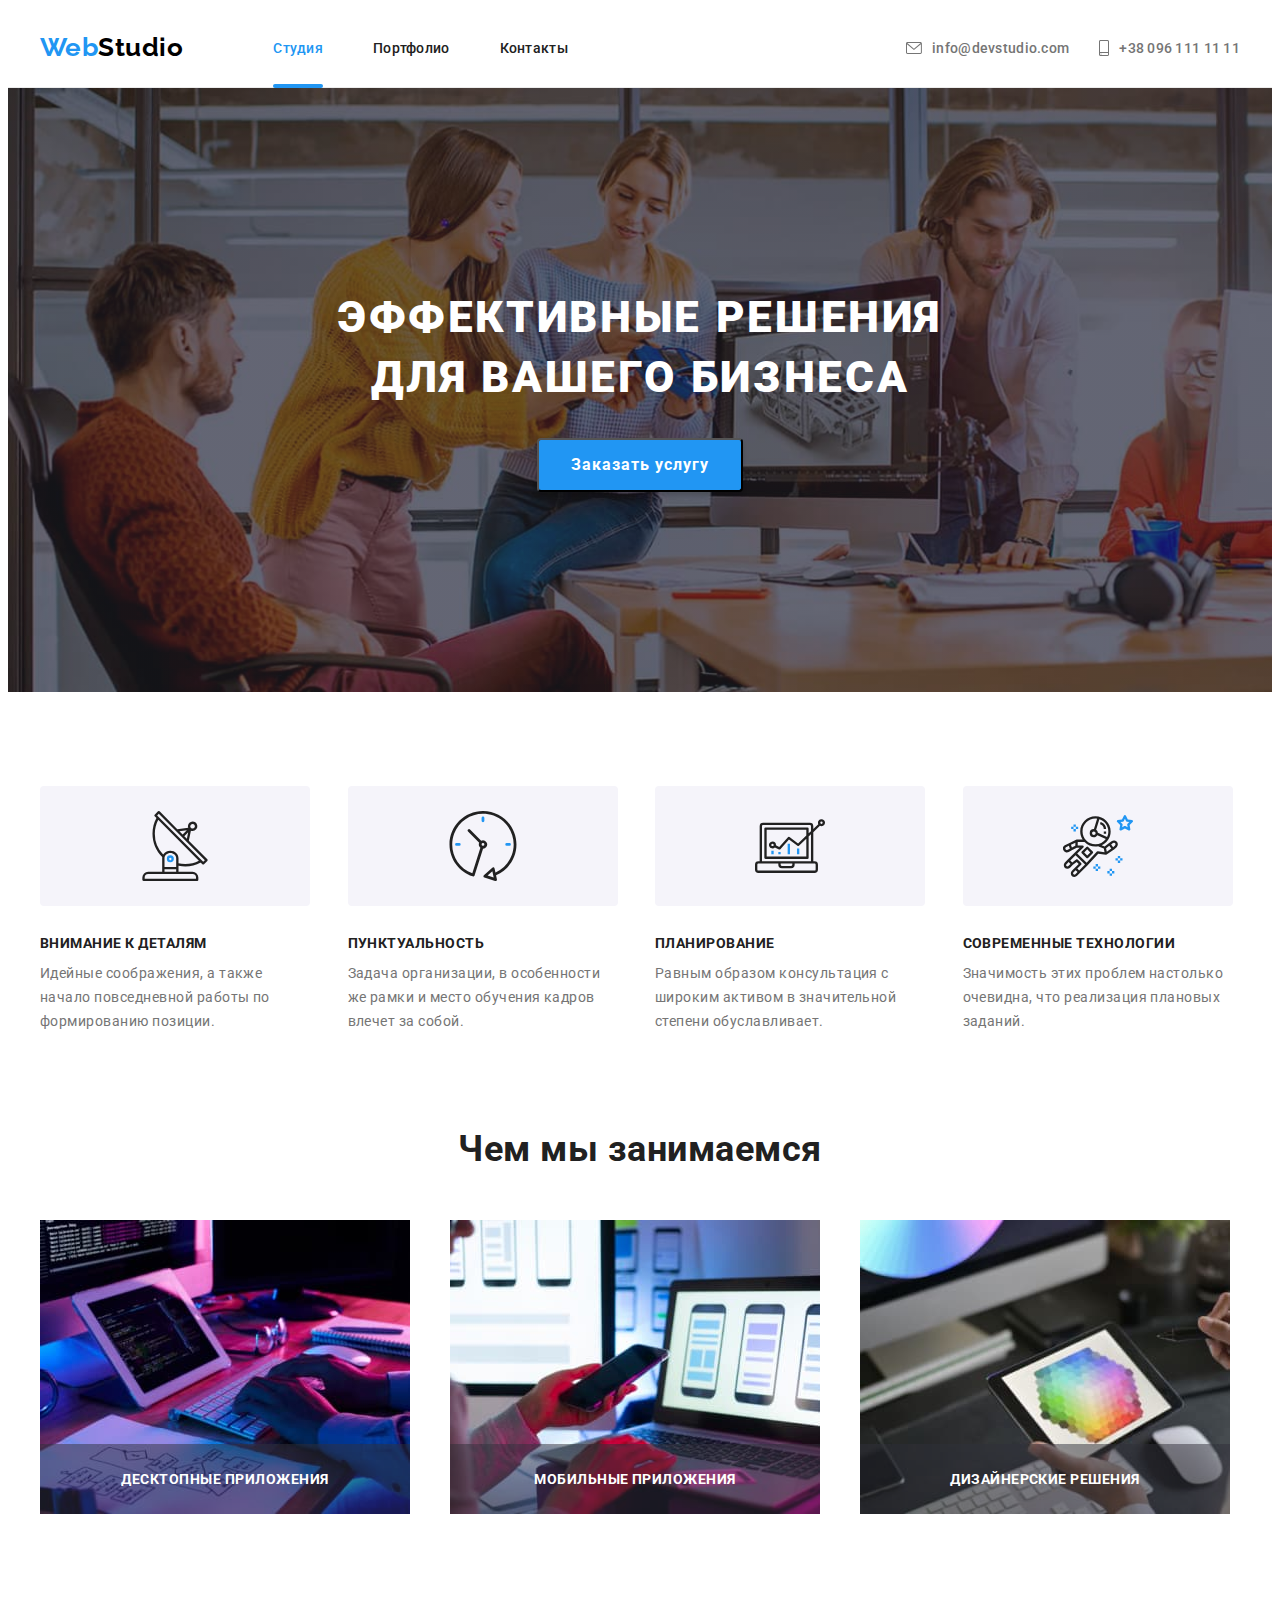
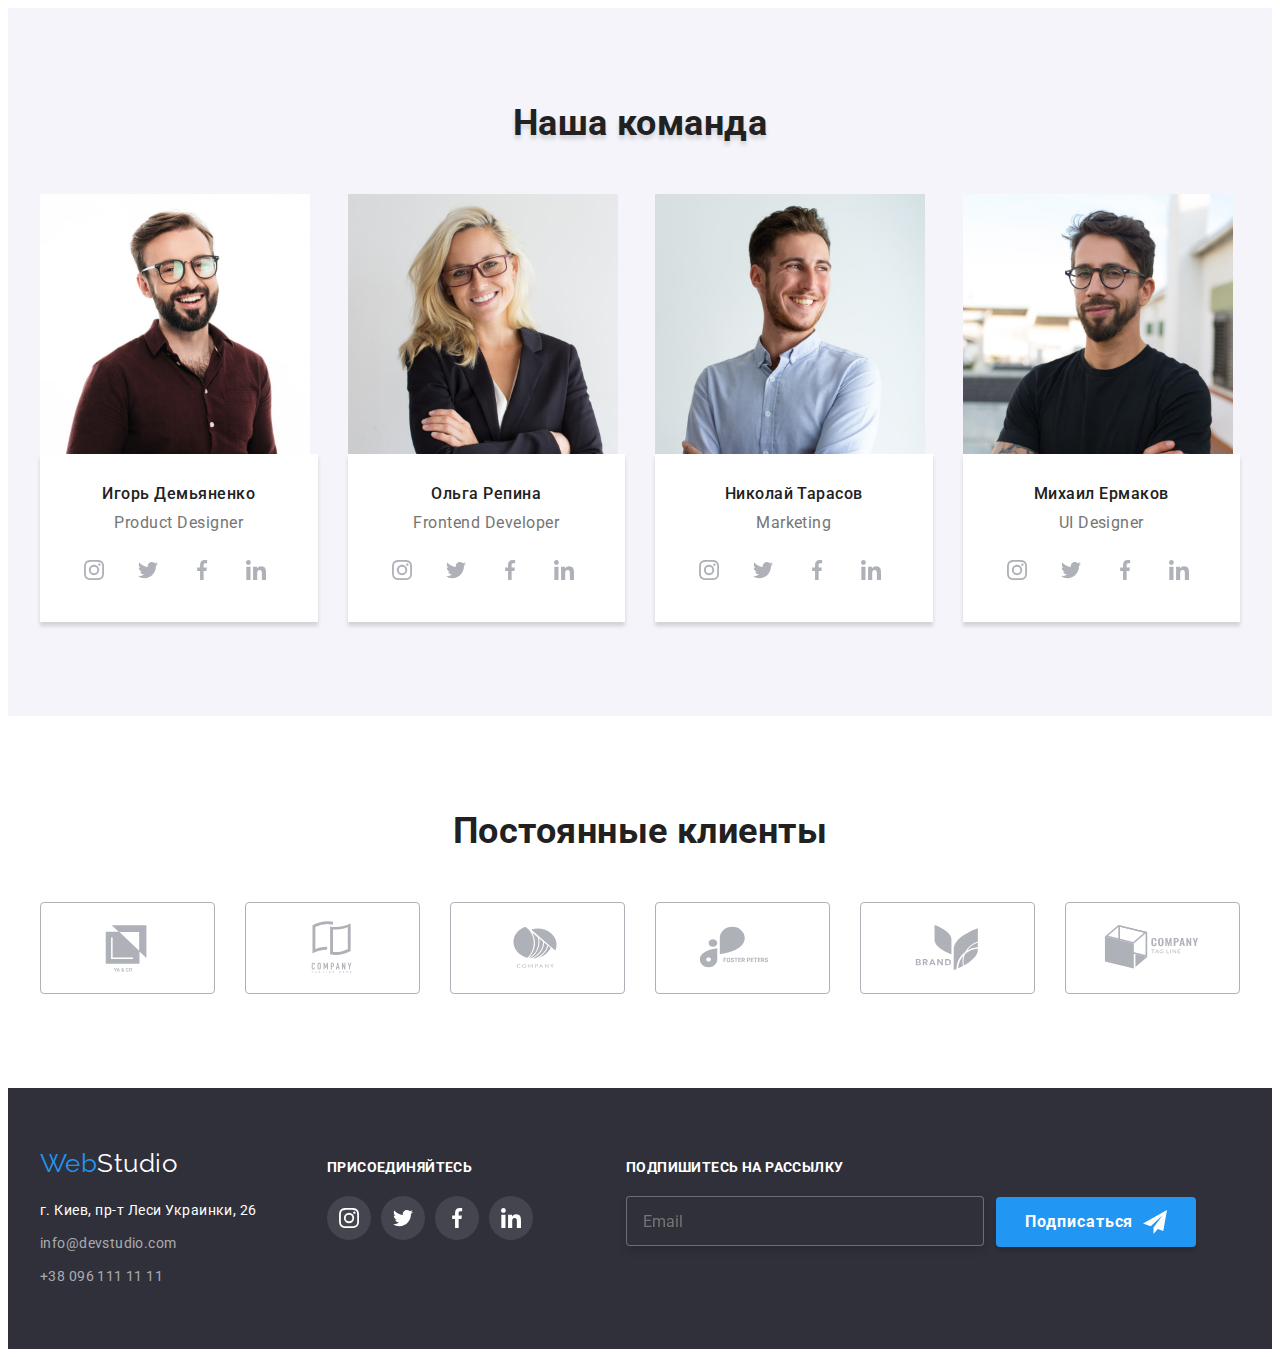
<file: index.html>
<!DOCTYPE html>
<html lang="ru">
  <head>
    <meta charset="UTF-8" />
    <meta http-equiv="X-UA-Compatible" content="IE=edge" />
    <meta name="viewport" content="width=device-width, initial-scale=1.0" />
    <title>Студия</title>
    <link rel="preconnect" href="https://fonts.googleapis.com" />
    <link rel="preconnect" href="https://fonts.gstatic.com" crossorigin />
    <link
      href="https://fonts.googleapis.com/css2?family=Raleway:wght@700&family=Roboto:wght@400;500;700;900&display=swap"
      rel="stylesheet"
    />
    <link
      rel="stylesheet"
      href="https://cdnjs.cloudflare.com/ajax/libs/modern-normalize/1.1.0/modern-normalize.min.css"
      integrity="sha512-wpPYUAdjBVSE4KJnH1VR1HeZfpl1ub8YT/NKx4PuQ5NmX2tKuGu6U/JRp5y+Y8XG2tV+wKQpNHVUX03MfMFn9Q=="
      crossorigin="anonymous"
      referrerpolicy="no-referrer"
    />
    <link rel="stylesheet" href="./css/styles.css" />
  </head>
  <body>
    <!-- TOP LINE START -->
    <header class="top-line">
      <div class="container top-line-container">
        <a href="./index.html" class="logo-top"
          ><span class="accent">Web</span>Studio</a
        >
        <div class="nav-menu">
          <ul class="site-nav list">
            <li class="site-nav-item">
              <a class="nav-link current" href="index.html">Студия</a>
            </li>
            <li class="site-nav-item">
              <a class="nav-link" href="portfolio.html">Портфолио</a>
            </li>
            <li class="site-nav-item">
              <a class="nav-link" href="#">Контакты</a>
            </li>
          </ul>
        </div>
        <div class="mail-top-line">
          <a
            class="mail-top"
            href="mailto:info@devstudio.com"
            target="_blank"
            rel="noopener noreferrer"
          >
            <svg class="mail-icon" width="16" height="12">
              <use href="./images/sprite.svg#envelope"></use>
            </svg>
            info@devstudio.com</a
          >
          <a class="tel-top" href="tel:+380961111111">
            <svg class="mail-icon" width="10" height="16">
              <use href="./images/sprite.svg#smartphone"></use>
            </svg>
            +38 096 111 11 11</a
          >
        </div>
      </div>
    </header>
    <!-- TOP LINE END  -->
    <!--  HERO START  -->
    <main>
      <section class="hero">
        <div class="container">
          <h1 class="hero-title">
            ЭФФЕКТИВНЫЕ РЕШЕНИЯ <br />
            ДЛЯ ВАШЕГО БИЗНЕСА
            </h1>
            <button class="button-hero" data-modal-open>Заказать услугу</button>
            <!-- МОДАЛЬНЕ ВІКНО -->
            <div class="backdrop is-hidden" data-modal>
              <div class="modal">
                <button type="button" class="modal-close-btn" data-modal-close >
                <svg class="modal-close-icon" width="18" height="18">
                  <use href="./images/sprite.svg#icon-close"></use></svg>
                </button>
                <!-- FORM INPUT -->
                <form class="contact-form">
                <b class="modal-title">Оставьте свои данные, мы Вам перезвоним </b>
                <label class="contact-form-field">
                  <span class="modal-text">Имя</span>
                  <span class="contact-form-input-wrapper">
                    <input name="user_name" class="contact-form-input"type="text" required>
                  <svg class="contact-modal-icon" width="18" height="18">
                    <use href="./images/sprite.svg#icon-modal-name"></use>
                  </svg></span>
                </label>
                <label class="contact-form-field">
                  <span class="modal-text">Телефон</span>
                  <span class="contact-form-input-wrapper">
                    <input name="user_tel" class="contact-form-input"type="tel" required>
                  <svg class="contact-modal-icon" width="18" height="18">
                    <use href="./images/sprite.svg#icon-modal-tel"></use>
                  </svg></span>
                </label>
                <label class="contact-form-field">
                  <span class="modal-text">Почта</span>
                  <span class="contact-form-input-wrapper">
                    <input name="user_email" class="contact-form-input"type="email" required>
                  <svg class="contact-modal-icon" width="18" height="18">
                    <use href="./images/sprite.svg#icon-modal--email"></use>
                  </svg></span>
                </label>
                <label class="contact-form-field">
                  <span class="modal-text">Комментарий</span>
                  <textarea name="user_massage" class="contact-form-message" placeholder="Введите текст" ></textarea>
                </label>
                <div class="contact-form-checkbox-wrapper">
                  <input name="accept_policy" type="checkbox" class="contact-form-checkbox visually-hidden" id="policy-checkbox"required>
                  <label for="policy-checkbox" class="contact-form-checkbox-lable">
                    &nbsp Соглашаюсь с рассылкой и принимаю &nbsp<a class="check-conditions" href="">Условия договора</a></label>
                  </div>
                <button type="submit" class="contact-form-submit-btn">Отправить </button>
                </form>
              </div>
          </div>
          </section>
          <!-- FORM INPUT END  -->
          <!-- OUR FEATURE  -->
          <section class="section">
          <div class="container">
          <ul class="feature-list list">
            <li class="feature-item">
              <div class="card-feature">
                <div class="above-feature-title">
                  <svg class="feature-icon" width="70" height="70">
                    <use href="./images/sprite.svg#feature-one"></use>
                  </svg>
                </div>
                <h3 class="feature-title">Внимание к деталям</h3>
                <p class="description">
                  Идейные соображения, а также<br />
                  начало повседневной работы по<br />
                  формированию позиции.
                </p>
              </div>
            </li>
            <li class="feature-item">
              <div class="card-feature">
                <div class="above-feature-title">
                  <svg class="feature-icon" width="70" height="70">
                    <use href="./images/sprite.svg#feature-two"></use>
                  </svg>
                </div>
                <h3 class="feature-title">Пунктуальность</h3>
                <p class="description">
                  Задача организации, в особенности<br />
                  же рамки и место обучения кадров<br />
                  влечет за собой.
                </p>
              </div>
            </li>
            <li class="feature-item">
              <div class="card-feature">
                <div class="above-feature-title">
                  <svg class="feature-icon" width="70" height="70">
                    <use href="./images/sprite.svg#feature-three"></use>
                  </svg>
                </div>
                <h3 class="feature-title">Планирование</h3>
                <p class="description">
                  Равным образом консультация с<br />
                  широким активом в значительной<br />
                  степени обуславливает.
                </p>
              </div>
            </li>
            <li class="feature-item">
              <div class="card-feature">
                <div class="above-feature-title">
                  <svg class="feature-icon" width="70" height="70">
                    <use href="./images/sprite.svg#feature-four"></use>
                  </svg>
                </div>
                <h3 class="feature-title">Современные технологии</h3>
                <p class="description">
                  Значимость этих проблем настолько<br />
                  очевидна, что реализация плановых<br />
                  заданий.
                </p>
              </div>
            </li>
          </ul>
          </div>
          </section>
          <!-- OUR FEATURE END -->
          <!-- OUR JOB START -->
          <section class="section job">
          <div class="container">
          <h2 class="job-title">Чем мы занимаемся</h2>
          <ul class="job-img list">
            <li class="job-item">
              <div class="img-job-item">
                <img
                  src="./images/box1.jpg "
                  width="370"
                  height="294"
                  alt="работает програмист"
                />
                <div class="under-job-item">
                  <p class="text-under-job-item">ДЕСКТОПНЫЕ ПРИЛОЖЕНИЯ</p>
                </div>
              </div>
            </li>
            <li class="job-item">
              <div class="img-job-item">
                <img
                  src="./images/box2.jpg"
                  width="370"
                  height="294"
                  alt="работает дизайнер"
                />
                <div class="under-job-item">
                  <p class="text-under-job-item">МОБИЛЬНЫЕ ПРИЛОЖЕНИЯ</p>
                </div>
              </div>
            </li>
            <li class="job-item">
              <div class="img-job-item">
                <img
                  src="./images/box3.jpg"
                  width="370"
                  height="294"
                  alt="выбор цвета"
                />
                <div class="under-job-item">
                  <p class="text-under-job-item">ДИЗАЙНЕРСКИЕ РЕШЕНИЯ</p>
                </div>
              </div>
            </li>
          </ul>
          </div>
          </section>
          <!-- OUR JOB END -->
          <!--  OUR TEAM START -->
          <section class="section team-list">
          <div class="container">
          <h2 class="team-title">Наша команда</h2>
          <ul class="team list">
            <li class="team-img">
              <img
                src="./images/img1.jpg"
                width="270"
                height="260"
                alt="Дизайнер"
              />
              <div class="card-team">
                <h3 class="card-team-title">Игорь Демьяненко</h3>
                <p class="under-card-team-title">Product Designer</p>
                <ul class="social-list list">
                  <li class="social-list-item">
                    <a class="social-list-link" href="">
                      <svg class="social-list-icon" width="20" height="20">
                        <use href="./images/sprite.svg#insta"></use>
                      </svg>
                    </a>
                  </li>
                  <li class="social-list-item">
                    <a class="social-list-link" href="">
                      <svg class="social-list-icon" width="20" height="20">
                        <use href="./images/sprite.svg#twitter"></use>
                      </svg>
                    </a>
                  </li>
                  <li class="social-list-item">
                    <a class="social-list-link" href="">
                      <svg class="social-list-icon" width="20" height="20">
                        <use href="./images/sprite.svg#facebook"></use>
                      </svg>
                    </a>
                  </li>
                  <li class="social-list-item">
                    <a class="social-list-link" href="">
                      <svg class="social-list-icon" width="20" height="20">
                        <use href="./images/sprite.svg#linkedin"></use>
                      </svg>
                    </a>
                  </li>
                </ul>
              </div>
            </li>
            <li class="team-img">
              <img
                src="./images/img2.jpg"
                width="270"
                height="260"
                alt="Разработчик"
              />
              <div class="card-team">
                <h3 class="card-team-title">Ольга Репина</h3>
                <p class="under-card-team-title">Frontend Developer</p>
                <ul class="social-list list">
                  <li class="social-list-item">
                    <a class="social-list-link" href="">
                      <svg class="social-list-icon" width="20" height="20">
                        <use href="./images/sprite.svg#insta"></use>
                      </svg>
                    </a>
                  </li>
                  <li class="social-list-item">
                    <a class="social-list-link" href="">
                      <svg class="social-list-icon" width="20" height="20">
                        <use href="./images/sprite.svg#twitter"></use>
                      </svg>
                    </a>
                  </li>
                  <li class="social-list-item">
                    <a class="social-list-link" href="">
                      <svg class="social-list-icon" width="20" height="20">
                        <use href="./images/sprite.svg#facebook"></use>
                      </svg>
                    </a>
                  </li>
                  <li class="social-list-item">
                    <a class="social-list-link" href="">
                      <svg class="social-list-icon" width="20" height="20">
                        <use href="./images/sprite.svg#linkedin"></use>
                      </svg>
                    </a>
                  </li>
                </ul>
              </div>
            </li>
            <li class="team-img">
              <img
                src="./images/img3.jpg"
                width="270"
                height="260"
                alt="Маркетинг"
              />
              <div class="card-team">
                <h3 class="card-team-title">Николай Тарасов</h3>
                <p class="under-card-team-title">Marketing</p>
                <ul class="social-list list">
                  <li class="social-list-item">
                    <a class="social-list-link" href="">
                      <svg class="social-list-icon" width="20" height="20">
                        <use href="./images/sprite.svg#insta"></use>
                      </svg>
                    </a>
                  </li>
                  <li class="social-list-item">
                    <a class="social-list-link" href="">
                      <svg class="social-list-icon" width="20" height="20">
                        <use href="./images/sprite.svg#twitter"></use>
                      </svg>
                    </a>
                  </li>
                  <li class="social-list-item">
                    <a class="social-list-link" href="">
                      <svg class="social-list-icon" width="20" height="20">
                        <use href="./images/sprite.svg#facebook"></use>
                      </svg>
                    </a>
                  </li>
                  <li class="social-list-item">
                    <a class="social-list-link" href="">
                      <svg class="social-list-icon" width="20" height="20">
                        <use href="./images/sprite.svg#linkedin"></use>
                      </svg>
                    </a>
                  </li>
                </ul>
              </div>
            </li>
            <li class="team-img">
              <img
                src="./images/img4.jpg"
                width="270"
                height="260"
                alt="Интерфейс дизайнер"
              />
              <div class="card-team">
                <h3 class="card-team-title">Михаил Ермаков</h3>
                <p class="under-card-team-title">UI Designer</p>
                <ul class="social-list list">
                  <li class="social-list-item">
                    <a class="social-list-link" href="">
                      <svg class="social-list-icon" width="20" height="20">
                        <use href="./images/sprite.svg#insta"></use>
                      </svg>
                    </a>
                  </li>
                  <li class="social-list-item">
                    <a class="social-list-link" href="">
                      <svg class="social-list-icon" width="20" height="20">
                        <use href="./images/sprite.svg#twitter"></use>
                      </svg>
                    </a>
                  </li>
                  <li class="social-list-item">
                    <a class="social-list-link" href="">
                      <svg class="social-list-icon" width="20" height="20">
                        <use href="./images/sprite.svg#facebook"></use>
                      </svg>
                    </a>
                  </li>
                  <li class="social-list-item">
                    <a class="social-list-link" href="">
                      <svg class="social-list-icon" width="20" height="20">
                        <use href="./images/sprite.svg#linkedin"></use>
                      </svg>
                    </a>
                  </li>
                </ul>
              </div>
            </li>
          </ul>
          </div>
          </section>
          <!--  OUR TEAM END  -->
          <!--  OUR CUSTOMERS START  -->
          <section class="section customers">
          <div class="container">
          <h2 class="customers-title">Постоянные клиенты</h2>
          <ul class="customers-img list">
            <li class="customers-item">
              <a class="customers-link" href="">
                <svg class="customers-icon" width="106" height="60">
                  <use href="./images/sprite.svg#prtn-1"></use>
                </svg>
              </a>
            </li>
            <li class="customers-item">
              <a class="customers-link" href="">
                <svg class="customers-icon" width="106" height="60">
                  <use href="./images/sprite.svg#prtn-2"></use>
                </svg>
              </a>
            </li>
            <li class="customers-item">
              <a class="customers-link" href="">
                <svg class="customers-icon" width="106" height="60">
                  <use href="./images/sprite.svg#prtn-3"></use>
                </svg>
              </a>
            </li>
            <li class="customers-item">
              <a class="customers-link" href="">
                <svg class="customers-icon" width="106" height="60">
                  <use href="./images/sprite.svg#prtn-4"></use>
                </svg>
              </a>
            </li>
            <li class="customers-item">
              <a class="customers-link" href="">
                <svg class="customers-icon" width="106" height="60">
                  <use href="./images/sprite.svg#prtn-5"></use>
                </svg>
              </a>
            </li>
            <li class="customers-item">
              <a class="customers-link" href="">
                <svg class="customers-icon" width="106" height="60">
                  <use href="./images/sprite.svg#prtn-6"></use>
                </svg>
              </a>
            </li>
          </ul>
          </div>
          </section>
          </main>
          <!-- OUR CUSTOMERS END -->
          <!-- FOOTER START  -->
          <footer class="basement">
          <div class="container footer-container">
          <div class="footer-address">
          <a href="./index.html" class="basement-logo"
            ><span class="accent">Web</span>Studio</a
          >
          <address class="basement-address">
            <p>г. Киев, пр-т Леси Украинки, 26</p>
            <a
              class="mail-basement"
              href="mailto:info@example.com"
              target="_blank"
              rel="noopener noreferrer"
              >info@devstudio.com</a
            >
            <a class="tel-basement" href="tel:+380961111111"
              >+38 096 111 11 11</a
            >
          </address>
          </div>
          <div class="footer-social-list">
          <p class="footer-social-title">ПРИСОЕДИНЯЙТЕСЬ</p>
          <ul class="social-list list">
            <li class="social-list-item">
              <a class="social-list-link" href="">
                <svg class="footer-social-list-icon" width="20" height="20">
                  <use href="./images/sprite.svg#insta-footer"></use>
                </svg>
              </a>
            </li>
            <li class="social-list-item">
              <a class="social-list-link" href="">
                <svg class="footer-social-list-icon" width="20" height="20">
                  <use href="./images/sprite.svg#twitter"></use>
                </svg>
              </a>
            </li>
            <li class="social-list-item">
              <a class="social-list-link" href="">
                <svg class="footer-social-list-icon" width="20" height="20">
                  <use href="./images/sprite.svg#facebook"></use>
                </svg>
              </a>
            </li>
            <li class="social-list-item">
              <a class="social-list-link" href="">
                <svg class="footer-social-list-icon" width="20" height="20">
                  <use href="./images/sprite.svg#linkedin"></use>
                </svg>
              </a>
            </li>
          </ul>
          </div>
          <form class="footer-email-input">
            <b class="footer-email-title">ПОДПИШИТЕСЬ НА РАССЫЛКУ</b>
            <div class="footer-email">
            <label class="footer-email-form-field"></label>
            <input name="user_email_footer" class="footer-email-form-input"type="text" placeholder="Email" required>
            </form>
            <button type="submit" class="footer-submit-btn">Подписаться
            <svg class="footer-btn-icon" width="24" height="24">
              <use href="./images/sprite.svg#send"></use>
            </svg>
          </button></div>
        </div>
      </div>
    </footer>
    <!-- FOOTER END   -->
    <script src="./modal.js"></script>
  </body>
</html>
</file>
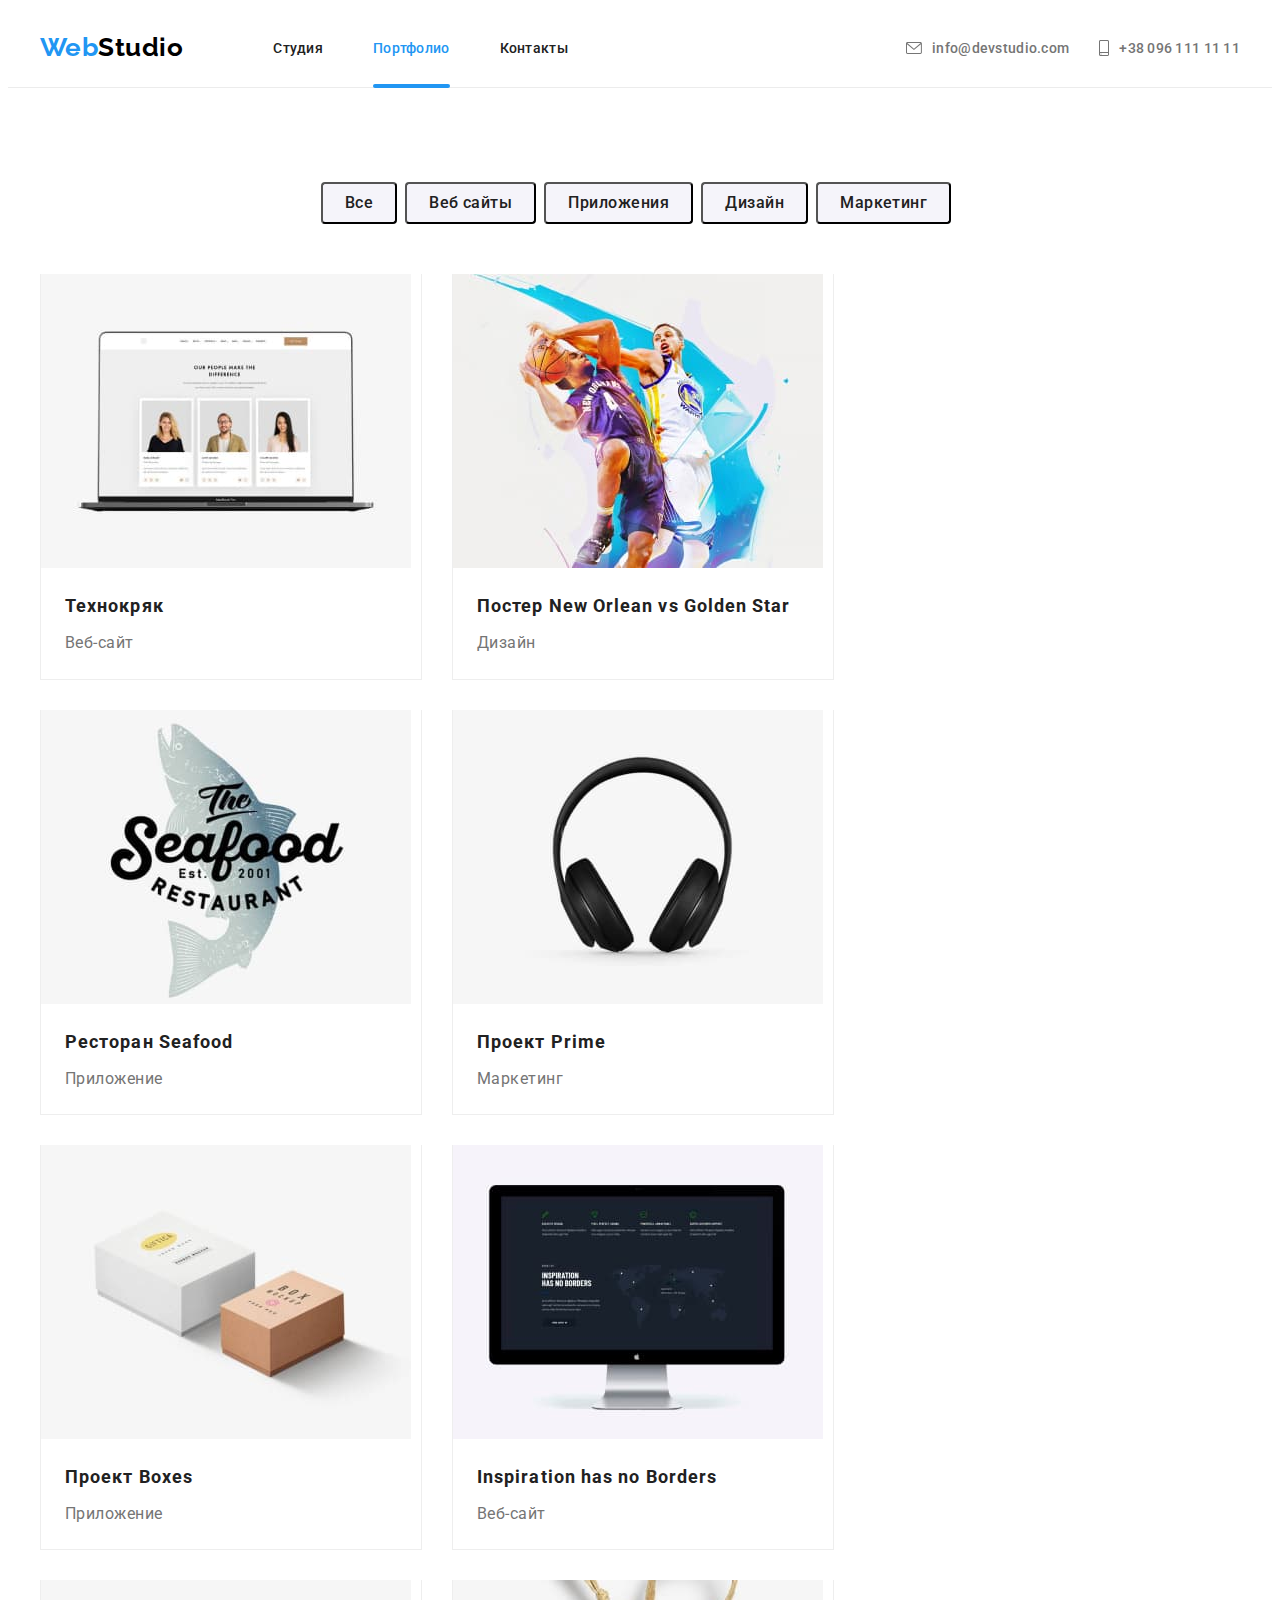
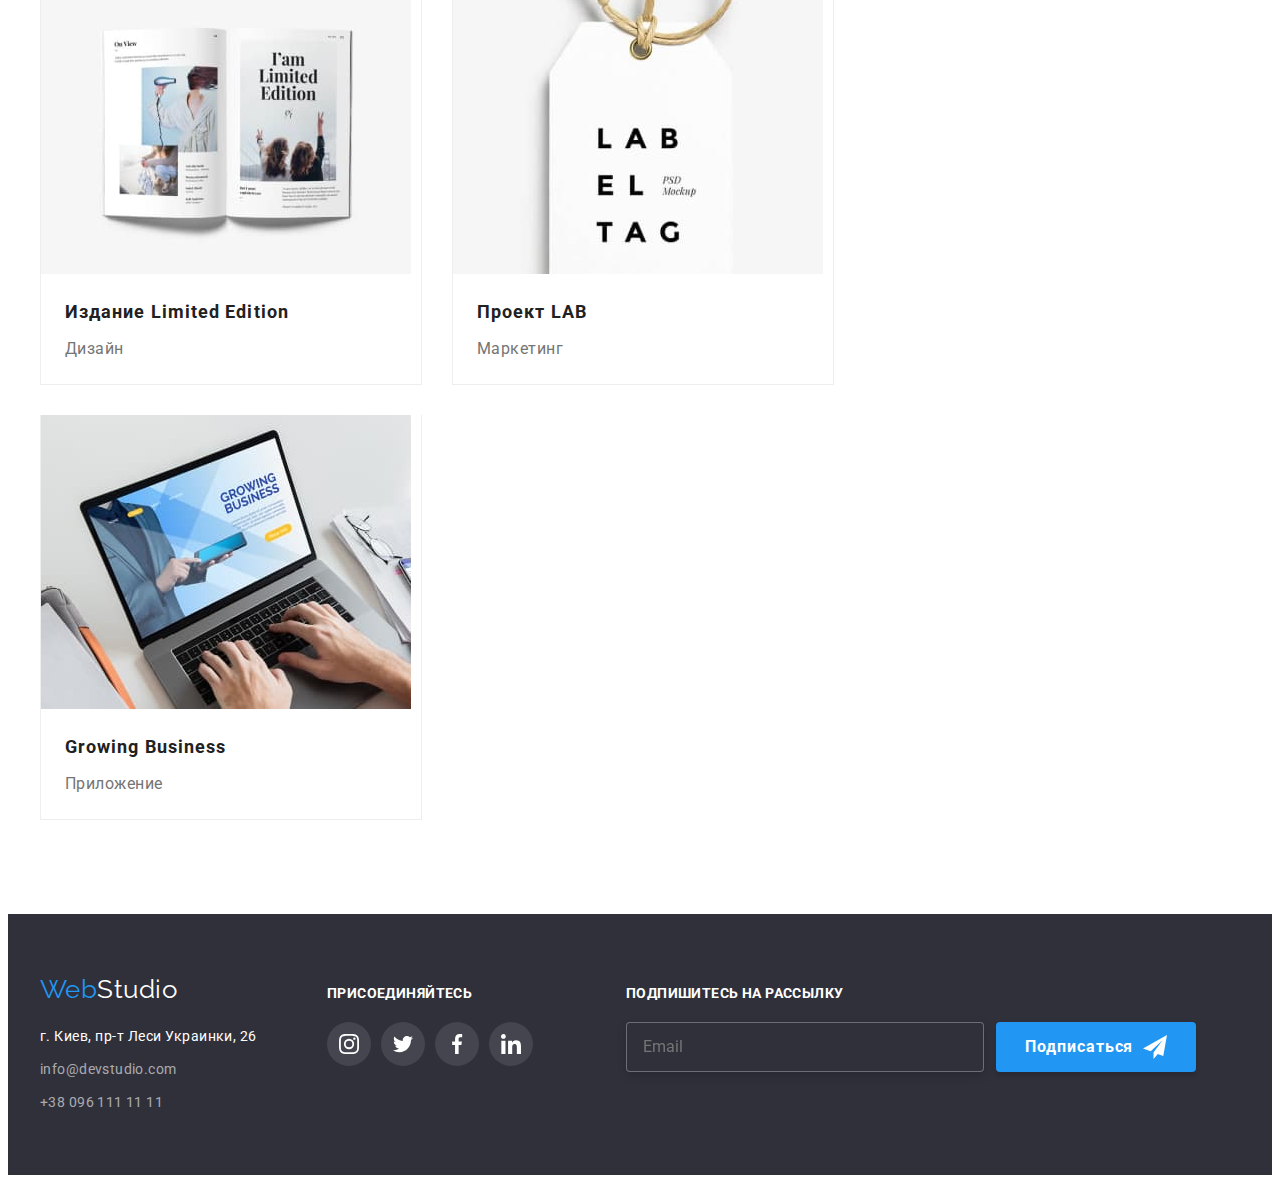
<file: portfolio.html>
<!DOCTYPE html>
<html lang="ru">
  <head>
    <meta charset="UTF-8" />
    <meta http-equiv="X-UA-Compatible" content="IE=edge" />
    <meta name="viewport" content="width=device-width, initial-scale=1.0" />
    <title>Портфолио</title>
    <link rel="preconnect" href="https://fonts.googleapis.com" />
    <link rel="preconnect" href="https://fonts.gstatic.com" crossorigin />
    <link
      href="https://fonts.googleapis.com/css2?family=Raleway:wght@700&family=Roboto:wght@400;500;700;900&display=swap"
      rel="stylesheet"
    />
    <link
      rel="stylesheet"
      href="https://cdnjs.cloudflare.com/ajax/libs/modern-normalize/1.1.0/modern-normalize.min.css"
      integrity="sha512-wpPYUAdjBVSE4KJnH1VR1HeZfpl1ub8YT/NKx4PuQ5NmX2tKuGu6U/JRp5y+Y8XG2tV+wKQpNHVUX03MfMFn9Q=="
      crossorigin="anonymous"
      referrerpolicy="no-referrer"
    />
    <link rel="stylesheet" href="./css/styles.css" />
  </head>
  <body>
    <header class="top-line">
      <div class="container top-line-container">
        <a href="./index.html" class="logo-top"
          ><span class="accent">Web</span>Studio</a
        >
        <div class="nav-menu">
            <ul class="site-nav list">
            <li class="site-nav-item">
              <a class="nav-link" href="index.html">Студия</a>
            </li>
            <li class="site-nav-item">
              <a class="nav-link current" href="portfolio.html">Портфолио</a>
            </li>
            <li class="site-nav-item">
              <a class="nav-link" href="#">Контакты</a>
            </li>
          </ul>
        </div>
          <div class="mail-top-line">
          <a
            class="mail-top"
            href="mailto:info@devstudio.com"
            target="_blank"
            rel="noopener noreferrer"
          >
            <svg class="mail-icon" width="16" height="12">
              <use href="./images/sprite.svg#envelope"></use>
            </svg>
            info@devstudio.com</a
          >
          <a class="tel-top" href="tel:+380961111111">
            <svg class="mail-icon" width="10" height="16">
              <use href="./images/sprite.svg#smartphone"></use>
            </svg>
            +38 096 111 11 11</a
          >
        </div>
      </div>
    </header>
    <main>
      <section class="section portfolio">
        <div class="container filters-container">
          <ul class="filters list">
            <li class="btn-list">
              <button type="button" class="button-all">Все</button>
            </li>
            <li class="btn-list">
              <button type="button" class="button-all">Веб сайты</button>
            </li>
            <li class="btn-list">
              <button type="button" class="button-all">Приложения</button>
            </li>
            <li class="btn-list">
              <button type="button" class="button-all">Дизайн</button>
            </li>
            <li class="btn-list">
              <button type="button" class="button-all">Маркетинг</button>
            </li>
          </ul>
        </div>
        <div class="container">
          <ul class="project list">
            <li class="card-img-project">
             
                <div class="project-thumb">
                <img
                src="./images/img21.jpg"
                width="370"
                height="294"
                alt="Дизайнер"
              />
              <div class="project-overlay"> 
                <div class="portfolio-description">
                <p class="project-description">Ресурс предлагает комплексные предложения с разным уровнем функционала и сервисов. Все это позволит посетителю получить исчерпывающие сведения о компании или частном лице.</p>
                </div>
              </div>
              </div>
              
                <div class="card-body">
                <h3 class="card-project-title">Технокряк</h3>
                <p class="under-card-project-title">Веб-сайт</p>
              </div>
              
            </li>
            <li class="card-img-project">
              <div class="project-thumb">
                <img
                src="./images/img22.jpg"
                width="370"
                height="294"
                alt="Дизайнер"
              />
              <div class="project-overlay">
              <div class="portfolio-description">
                <p class="project-description">Ресурс предлагает комплексные предложения с разным уровнем функционала и сервисов. Все это позволит посетителю получить исчерпывающие сведения о компании или частном лице.</p>
              </div>
              </div>
                </div>
                <div class="card-body">
                <h3 class="card-project-title">
                  Постер New Orlean vs Golden Star
                </h3>
                <p class="under-card-project-title">Дизайн</p>
              </div>
            </li>
            <li class="card-img-project">
              <div class="project-thumb">
                <img
                src="./images/img23.jpg"
                width="370"
                height="294"
                alt="Дизайнер"
              />
              <div class="project-overlay">
              <div class="portfolio-description">
                <p class="project-description">Ресурс предлагает комплексные предложения с разным уровнем функционала и сервисов. Все это позволит посетителю получить исчерпывающие сведения о компании или частном лице.</p>
              </div>
              </div>
              </div>
                <div class="card-body">
                <h3 class="card-project-title">Ресторан Seafood</h3>
                <p class="under-card-project-title">Приложение</p>
              </div>
            </li>
            <li class="card-img-project">
              <div class="project-thumb">
                <img
                src="./images/img24.jpg"
                width="370"
                height="294"
                alt="Дизайнер"
              />
              <div class="project-overlay">
              <div class="portfolio-description">
                <p class="project-description">Ресурс предлагает комплексные предложения с разным уровнем функционала и сервисов. Все это позволит посетителю получить исчерпывающие сведения о компании или частном лице.</p>
              </div>
              </div>
              
              </div>
                <div class="card-body">
                <h3 class="card-project-title">Проект Prime</h3>
                <p class="under-card-project-title">Маркетинг</p>
              </div>
            </li>
            <li class="card-img-project">
              <div class="project-thumb">
                <img
                src="./images/img25.jpg"
                width="370"
                height="294"
                alt="Дизайнер"
              />
              <div class="project-overlay">
              <div class="portfolio-description">
                <p class="project-description">Ресурс предлагает комплексные предложения с разным уровнем функционала и сервисов. Все это позволит посетителю получить исчерпывающие сведения о компании или частном лице.</p>
              </div>
              </div>
              
              </div>
                <div class="card-body">
                <h3 class="card-project-title">Проект Boxes</h3>
                <p class="under-card-project-title">Приложение</p>
              </div>
            </li>
            <li class="card-img-project">
              <div class="project-thumb">
                <img
                src="./images/img26.jpg"
                width="370"
                height="294"
                alt="Дизайнер"
              />
              <div class="project-overlay">
              <div class="portfolio-description">
                <p class="project-description">Ресурс предлагает комплексные предложения с разным уровнем функционала и сервисов. Все это позволит посетителю получить исчерпывающие сведения о компании или частном лице.</p>
              </div>
              </div>
                </div>
                <div class="card-body">
                <h3 class="card-project-title">Inspiration has no Borders</h3>
                <p class="under-card-project-title">Веб-сайт</p>
              </div>
            </li>
            <li class="card-img-project">
              <div class="project-thumb">
                <img
                src="./images/img27.jpg"
                width="370"
                height="294"
                alt="Дизайнер"
              />
              <div class="project-overlay">
              <div class="portfolio-description">
                <p class="project-description">Ресурс предлагает комплексные предложения с разным уровнем функционала и сервисов. Все это позволит посетителю получить исчерпывающие сведения о компании или частном лице.</p>
              </div>
              </div>
              
              </div>
                <div class="card-body">
                <h3 class="card-project-title">Издание Limited Edition</h3>
                <p class="under-card-project-title">Дизайн</p>
              </div>
            </li>
            <li class="card-img-project">
              <div class="project-thumb">
                <img
                src="./images/img28.jpg"
                width="370"
                height="294"
                alt="Дизайнер"
              />
              <div class="project-overlay">
              <div class="portfolio-description">
                <p class="project-description">Ресурс предлагает комплексные предложения с разным уровнем функционала и сервисов. Все это позволит посетителю получить исчерпывающие сведения о компании или частном лице.</p>
              </div>
              </div>
              </div>
                <div class="card-body">
                <h3 class="card-project-title">Проект LAB</h3>
                <p class="under-card-project-title">Маркетинг</p>
              </div>
            </li>
            <li class="card-img-project">
              <div class="project-thumb">
                <img
                src="./images/img29.jpg"
                width="370"
                height="294"
                alt="Дизайнер"
              />
              <div class="project-overlay">
              <div class="portfolio-description">
                <p class="project-description">Ресурс предлагает комплексные предложения с разным уровнем функционала и сервисов. Все это позволит посетителю получить исчерпывающие сведения о компании или частном лице.</p>
              </div>
              </div>
              </div>
              <div class="card-body">
                <h3 class="card-project-title">Growing Business</h3>
                <p class="under-card-project-title">Приложение</p>
              </div>
            </li>
          </ul>
        </div>
      </section>
    </main>
  <footer class="basement">
          <div class="container footer-container">
        <div class="footer-address">
          <a href="./index.html" class="basement-logo"
            ><span class="accent">Web</span>Studio</a
          >
            <address class="basement-address">
            <p>г. Киев, пр-т Леси Украинки, 26</p>
            <a class="mail-basement"
              href="mailto:info@example.com"
              target="_blank"
              rel="noopener noreferrer"
              >info@devstudio.com</a>
              <a class="tel-basement" href="tel:+380961111111" 
              >+38 096 111 11 11</a
            >
            </address>
          </div>
          <div class="footer-social-list">
            <p class="footer-social-title">ПРИСОЕДИНЯЙТЕСЬ</p>
            <ul class="social-list list">
              <li class="social-list-item">
                <a class="social-list-link" href="">
                  <svg class="footer-social-list-icon" width="20" height="20">
                    <use href="./images/sprite.svg#insta-footer"></use>
                  </svg>
                </a>
              </li>
              <li class="social-list-item">
                <a class="social-list-link" href="">
                  <svg class="footer-social-list-icon" width="20" height="20">
                    <use href="./images/sprite.svg#twitter"></use>
                  </svg>
                </a>
              </li>
              <li class="social-list-item">
                <a class="social-list-link" href="">
                  <svg class="footer-social-list-icon" width="20" height="20">
                    <use href="./images/sprite.svg#facebook"></use>
                  </svg>
                </a>
              </li>
              <li class="social-list-item">
                <a class="social-list-link" href="">
                  <svg class="footer-social-list-icon" width="20" height="20">
                    <use href="./images/sprite.svg#linkedin"></use>
                  </svg>
                </a>
              </li>
            </ul>
          </div>
           <form class="footer-email-input">
            <b class="footer-email-title">ПОДПИШИТЕСЬ НА РАССЫЛКУ</b>
            <div class="footer-email">
            <label class="footer-email-form-field"></label>
            <input name="user_email_footer" class="footer-email-form-input"type="text" placeholder="Email" required>
            </form>
            <button type="submit" class="footer-submit-btn">Подписаться
            <svg class="footer-btn-icon" width="24" height="24">
              <use href="./images/sprite.svg#send"></use>
            </svg>
          </button></div>
               </div>
      </div>
    </footer>
    <script src="./modal.js"></script>
  </body>
</html>
</file>
<file: css/styles.css>
:root {
  --primary-text-color: #757575;
  --title-text-color: #212121;
  --accent-color: #2196f3;
  --button-text-color: #ffffff;
  --primary-bg-color: #ffffff;
  --secondary-bg-color: #f5f4fa;
  --section-bg-dark: #2f303a;
  --footer-contact-color: rgba(255, 255, 255, 0.6);
  --footer-address-color: #ffffff;
  --top-logo-color: #000000;
  --social-list-icon-color: #afb1b8;
  --footer-logo-color: #ffffff;
  --button-hover-color: #188ce8;
  --portfolio-button-bg-color: #f5f4fa;
  --portfolio-project-border-color: #eeeeee;
  --portfolio-topline-border-color: #ececec;
  --footer-icon-bg: #ffffff10;
  --shadow-team: #00000025;
  --card-team-bg: #ffffff;
  --customers-color-icon: #afb1b8;
  --text-under-job-item: #ffffff;
  --under-job-item-bg: #2f303a80;
  --portfolio-text-description: #ffffff;
  --modal-background-color: #ffffff;
  --footer-social-title-color: #ffffff;
  --footer-social-list-icon-color: #ffffff;
  --timing-function: cubic-bezier(0.4, 0, 0.2, 1);
}
body {
  background-color: var(#ffffff);
  color: var(--primary-text-color);
  font-family: Roboto, sans-serif;
  letter-spacing: 0.03em;
}
.list {
  list-style: none;
}
h1,
h2,
h3,
h4,
h5,
h6,
p {
  margin-top: 0;
  margin-bottom: 0;
}
ul,
ol {
  margin-top: 0;
  margin-bottom: 0;
  padding-left: 0;
}
img {
  display: block;
  max-width: 100%;
  height: auto;
}

p {
  display: block;
}

.container {
  width: 1200px;
  margin-left: auto;
  margin-right: auto;
  padding-left: 15px;
  padding-right: 15px;
}
.visually-hidden {
  position: absolute;
  width: 1px;
  height: 1px;
  margin: -1px;
  border: 0;
  padding: 0;
  white-space: nowrap;
  clip-path: inset(100%);
  clip: rect(0 0 0 0);
  overflow: hidden;
}
/*=======TOP LINE START=======*/

.top-line-container {
  display: flex;
  align-items: center;
}

.logo-top {
  padding-top: 24px;
  padding-bottom: 25px;
  margin-right: 90px;

  font-family: Raleway, serif;
  font-weight: bold;
  font-size: 26px;
  line-height: 1.17;
  text-decoration: none;

  color: var(--top-logo-color);
}

.accent {
  color: var(--accent-color);
}
.nav-menu {
  display: flex;
  align-items: center;
  width: 294px;
  height: 48px;
}
.site-nav {
  display: flex;
  align-items: center;
}
.site-nav-item:not(:last-child) {
  margin-right: 50px;
}

.nav-link {
  position: relative;
  padding-top: 32px;
  padding-bottom: 32px;

  font-weight: 500;
  font-size: 14px;
  line-height: 1.14;
  letter-spacing: 0.02em;
  text-decoration: none;

  color: var(--title-text-color);
  transition: 250ms cubic-bezier(0.4, 0, 0.2, 1);
}

.nav-link:active {
  color: var(--accent-color);
}
.nav-link:hover,
.nav-link:focus {
  color: var(--accent-color);
}

.current {
  color: var(--accent-color);
}
.current::after {
  content: "";

  position: absolute;
  bottom: 0;

  display: block;
  width: 100%;
  height: 4px;
  background-color: var(--accent-color);
  border-radius: 2px;

  transition: 250ms cubic-bezier(0.4, 0, 0.2, 1);
}

.mail-top-line {
  display: flex;
  margin-left: auto;
  align-items: center;
  cursor: pointer;
}
.mail-top {
  display: flex;
  align-items: center;
  color: var(--primary-text-color);
  font-family: Roboto;
  font-style: normal;
  font-weight: 500;
  font-size: 14px;
  line-height: 1, 14;
  letter-spacing: 0.02em;
  text-decoration: none;
  transition: 250ms cubic-bezier(0.4, 0, 0.2, 1);
}
.mail-icon {
  display: flex;
  margin-right: 10px;
  fill: currentColor;
}
.mail-top:hover,
.mail-top:focus {
  color: var(--accent-color);
}
.tel-top {
  display: flex;
  align-items: center;
  margin-left: 30px;
  color: var(--primary-text-color);
  font-family: Roboto;
  font-style: normal;
  font-weight: 500;
  font-size: 14px;
  line-height: 1, 14;
  letter-spacing: 0.02em;
  text-decoration: none;
  transition: 250ms cubic-bezier(0.4, 0, 0.2, 1);
}
.tel-top:hover,
.tel-top:focus {
  color: var(--accent-color);
}

/*======= TOP LINE END =======*/

/*======= HERO START =======*/
.hero {
  background-image: linear-gradient(
      rgba(47, 48, 58, 0.4),
      rgba(47, 48, 58, 0.4)
    ),
    url(../images/image-hero/Hero-bg-Img.jpg);
  background-size: cover;

  background-color: var(--section-bg-dark);
  text-align: center;
  padding-top: 200px;
  padding-bottom: 200px;
}
.hero-title {
  text-align: center;
  color: var(--button-text-color);
  font-weight: 900;
  font-size: 44px;
  line-height: 1.36;
  letter-spacing: 0.06em;
}

.button-hero {
  min-width: 200px;
  margin-top: 30px;
  margin-left: auto;
  margin-right: auto;
  padding: 10px 32px;
  cursor: pointer;
  font-weight: 700;
  font-size: 16px;
  line-height: 1.88;
  text-align: center;

  border-radius: 4px;
  letter-spacing: 0.06em;

  background-color: var(--accent-color);
  box-shadow: 0px 4px 4px rgba(0, 0, 0, 0.15);
  color: var(--button-text-color);
  transition: 250ms cubic-bezier(0.4, 0, 0.2, 1);
}

.button-hero:hover,
.button-hero:focus {
  background-color: var(--button-hover-color);
  box-shadow: 0px 4px 4px rgba(0, 0, 0, 0.15);
}
.backdrop {
  position: fixed;
  top: 0;
  left: 0;
  width: 100%;
  height: 100%;
  background-color: rgba(0, 0, 0, 0.125);

  opacity: 1;
  transition: opacity 250ms cubic-bezier(0.4, 0, 0.2, 1);
}
.backdrop.is-hidden {
  opacity: 0;
  pointer-events: none;
}
.backdrop.is-hidden .modal {
  transform: translate(-50%, -50%) scale(0.9);
}
/*======= МОДАЛЬНЕ ВІКНО =======*/

.modal {
  position: absolute;
  top: 50%;
  left: 50%;
  padding: 40px;

  width: 528px;
  height: 581px;

  background-color: var(--modal-background-color);
  transform: translate(-50%, -50%) scale(1);
  transition: transform 250ms cubic-bezier(0.4, 0, 0.2, 1);
}
.modal-close-btn {
  position: absolute;
  top: 8px;
  right: 8px;
  display: flex;
  justify-content: center;
  align-items: center;
  width: 30px;
  height: 30px;
  border-radius: 50%;
  border: 1px solid rgba(0, 0, 0, 0.1);
  background-color: transparent;
  padding: 0px;
  cursor: pointer;
  transition: border-color 250ms cubic-bezier(0.4, 0, 0.2, 1);
}
.modal-close-btn:hover,
.modal-close-btn:focus {
  border-color: var(--accent-color);
  fill: var(--accent-color);
}
.modal-close-icon:hover,
.modal-close-icon:focus {
  fill: var(--accent-color);
}

.modal-title {
  display: block;
  font-family: Roboto;
  font-style: Bold;
  font-size: 20px;
  line-height: 1, 15;
  line-height: 100%;
  letter-spacing: 3%;

  color: #212121;
  margin-bottom: 12px;
}
.contact-form-field {
  display: block;
  text-align: left;
}
.modal-text {
  font-family: Roboto;
  font-style: Regular;
  font-size: 12px;
  line-height: 1, 16;
  line-height: 100%;
  letter-spacing: 1%;

  color: var(--primary-text-color);
}
.contact-form-input-wrapper {
  display: block;
  position: relative;
  margin-top: 4px;
  margin-bottom: 10px;
}
.contact-form-input {
  width: 100%;
  height: 40px;
  padding-left: 42px;
  border: 1px Solid rgba(33, 33, 33, 0.2);
  border-radius: 4px;
  transition: border-color 250ms cubic-bezier(0.4, 0, 0.2, 1);
}
.contact-form-input:hover,
.contact-form-input:focus {
  outline: none;
  border-color: var(--accent-color);
}
.contact-form-input:hover + .contact-modal-icon,
.contact-form-input:focus + .contact-modal-icon {
  fill: var(--accent-color);
}

.contact-modal-icon {
  position: absolute;
  top: 50%;
  left: 15px;
  transform: translateY(-50%);
  transition: 250ms cubic-bezier(0.4, 0, 0.2, 1);
}
.contact-form-message {
  width: 100%;
  height: 120px;
  padding: 12px 16px;
  border: 1px Solid rgba(33, 33, 33, 0.2);
  border-radius: 4px;
  transition: border-color 250ms cubic-bezier(0.4, 0, 0.2, 1);
  margin-bottom: 20px;
  resize: none;

  font-family: Roboto;
  font-style: Regular;
  font-size: 12px;
  line-height: 1,16;
  line-height: 100%;
  letter-spacing: 1%;
  
  color: var(--primary-text-color);

}
.contact-form-message:hover,
.contact-form-message:focus {
  outline: none;
  border-color: var(--accent-color);
}

.contact-form-checkbox-lable {
  display: flex;
  justify-content: center;
  align-items: center;
  font-family: Roboto;
  font-style: Regular;
  font-size: 14px;
  line-height: 1, 71;
  line-height: 146%;
  letter-spacing: 3%;

  color: var(--primary-text-color);
  cursor: pointer;
}

.contact-form-checkbox-lable::before {
  display: inline-block;
  width: 16px;
  height: 15px;
  border: 1px solid var(--title-text-color);
  cursor: pointer;
  content: "";
  transition: 250ms cubic-bezier(0.4, 0, 0.2, 1);
}
.contact-form-checkbox:hover + .contact-form-checkbox-lable::before {
  border-color: var(--accent-color);
}
.contact-form-checkbox:focus + .contact-form-checkbox-lable::before {
  outline: 2px solid var(--accent-color);
}
.contact-form-checkbox:checked + .contact-form-checkbox-lable::before {
  background-image: url("../images/modal-check.svg");
  background-repeat: no-repeat;
  background-position: 50% 50%;
  background-color: var(--accent-color);
  border: 0, 2px solid var(--modal-background-color);
}
.check-conditions {
  color: var(--accent-color);
}
.contact-form-submit-btn {
  min-width: 200px;
  margin-top: 30px;
  margin-left: auto;
  margin-right: auto;
  margin-bottom: 40px;
  padding: 10px 32px;
  cursor: pointer;
  font-weight: 700;
  font-size: 16px;
  line-height: 1.88;
  text-align: center;
  letter-spacing: 0.06em;

  border-radius: 4px;
  border: none;

  background-color: var(--accent-color);
  box-shadow: 0px 4px 4px 0px rgba(0, 0, 0, 0.15);
  color: var(--button-text-color);
  transition: 250ms cubic-bezier(0.4, 0, 0.2, 1);
}

.contact-form-submit-btn:hover,
.contact-form-submit-btn:focus {
  background-color: var(--button-hover-color);
  box-shadow: 0px 4px 4px rgba(0, 0, 0, 0.15);
}

/*======= HERO END=======*/

/*======= OUR FEATURE =======*/
.section {
  padding-top: 94px;
}
.feature-list {
  display: flex;
  margin-left: -30px;
  margin-top: -30px;
}
.feature-item {
  flex-basis: calc((100% - 120px) / 4);
  margin-top: 30px;
  margin-left: 30px;
}
.feature-title {
  margin-top: 30px;
  margin-bottom: 10px;
  width: 270px;
  font-style: normal;
  font-weight: 700;
  font-size: 14px;
  line-height: 1.14;
  text-transform: uppercase;

  color: var(--title-text-color);
}
.description {
  width: 270px;
  font-size: 14px;
  line-height: 1.71;
}
.description:not(:last-child) {
  margin-right: 30px;
}
.above-feature-title {
  display: flex;
  justify-content: center;
  align-items: center;
  width: 270px;
  height: 120px;
  background-color: var(--secondary-bg-color);
  border-radius: 4px;
}

/*======= OUR FEATURE END=======*/

/*======= OUR JOB START =======*/
.job {
  padding-bottom: 94px;
}
.job-img {
  display: flex;
  margin-left: -30px;
  margin-top: -30px;
}
.job-item {
  margin-left: 30px;
  margin-top: 30px;
  flex-basis: calc((100% - 90px) / 3);
}

.job-title {
  margin-bottom: 50px;
  font-style: normal;
  font-weight: 700;
  font-size: 36px;
  line-height: 1.17;
  text-align: center;

  color: var(--title-text-color);
}
.img-job-item {
  position: relative;
  z-index: -1;
}
.under-job-item {
  position: absolute;
  bottom: 0;

  display: flex;

  justify-content: center;
  align-items: center;
  width: 370px;
  height: 70px;
  background-color: var(--under-job-item-bg);
}
.text-under-job-item {
  font-family: Roboto;
  font-weight: bold;
  font-style: normal;
  font-size: 14px;
  line-height: 11.17;
  text-align: center;
  color: var(--text-under-job-item);
}

/*======= OUR JOB END =======*/
/*======= OUR TEAM START======= */
.team-list {
  background-color: var(--secondary-bg-color);
  padding-bottom: 94px;
}

.team-title {
  margin-bottom: 50px;
  font-style: normal;
  font-weight: 700;
  font-size: 36px;
  line-height: 1.17;
  text-align: center;
  color: var(--title-text-color);
  text-shadow: 0px 4px 4px var(--shadow-team);
}
.team {
  display: flex;
  margin-top: -30px;
  margin-left: -30px;
}
.team-img {
  flex-basis: calc((100% - 120px) / 4);
  margin-top: 30px;
  margin-left: 30px;
}
.card-team-title {
  margin-bottom: 10px;
  font-weight: 500;
  font-size: 16px;
  line-height: 1.19;
  text-align: center;

  color: var(--title-text-color);
}

.under-card-team-title {
  margin-bottom: 16px;
  font-size: 16px;
  line-height: 1.19;
  text-align: center;

  color: var(--primary-text-color);
}
.card-team {
  padding-left: 32px;
  padding-right: 32px;
  padding-top: 30px;
  padding-bottom: 30px;
  background-color: var(--card-team-bg);
  box-shadow: 0px 4px 4px var(--shadow-team);
}
.social-list-icon {
  fill: var(--social-list-icon-color);
}
.social-list {
  display: flex;
}
.social-list-link {
  display: flex;
  align-items: center;
  justify-content: space-between;
  width: 44px;
  height: 44px;
  border-radius: 50%;
  transition: 250ms cubic-bezier(0.4, 0, 0.2, 1);
}
.social-list-item:not(:last-child) {
  margin-right: 10px;
}
.social-list-link:hover .social-list-icon,
.social-list-link:focus .social-list-icon {
  fill: var(--button-text-color);
}
.social-list-link:hover,
.social-list-link:focus {
  background-color: var(--accent-color);
  transition: 250ms cubic-bezier(0.4, 0, 0.2, 1);
}

/*======= OUR TEAM END  ======= */
/*======= OUR CUSTOMERS START =======*/

.customers {
  padding-bottom: 94px;
}
.customers-title {
  padding-bottom: 50px;
  font-style: normal;
  font-weight: 700;
  font-size: 36px;
  line-height: 1.17;
  text-align: center;

  color: var(--title-text-color);
}
.customers-img {
  display: flex;
  margin-left: -30px;
  margin-top: -30px;
}

.customers-item {
  display: flex;
  width: 170px;
  height: 92px;
  margin-left: 30px;
  margin-top: 30px;
  flex-basis: calc((100% - 180px) / 6);
}
.customers-link {
  display: flex;
  width: 100%;
  height: 100%;
  align-items: center;
  justify-content: center;
  color: var(--customers-color-icon);
  border: 1px solid var(--customers-color-icon);
  box-sizing: border-box;
  border-radius: 4px;
  cursor: pointer;
  transition: 250ms cubic-bezier(0.4, 0, 0.2, 1);
}

.customers-icon {
  align-items: center;
  justify-items: center;
  fill: currentColor;
  transition: 250ms cubic-bezier(0.4, 0, 0.2, 1);
}
.customers-link:hover,
.customers-link:focus {
  border: 1px solid var(--accent-color);
  border-radius: 4px;
}

.customers-link:hover .customers-icon,
.customers-link:focus .customers-icon {
  color: var(--accent-color);
}

/*======= OUR CUSTOMERS END =======*/

/*======= FOOTER START ======= */
.basement {
  display: flex;
  padding-top: 60px;
  padding-bottom: 60px;
  background-color: var(--section-bg-dark);
}
.footer-container {
  display: flex;
  align-items: baseline;
}

.basement-logo {
  width: 145px;
  height: 31px;

  font-family: Raleway;
  font-weight: b700;
  font-size: 26px;
  line-height: 1.19;
  text-decoration: none;

  color: var(--footer-logo-color);
}
.basement-address {
  margin-top: 20px;
  font-family: Roboto;
  font-style: normal;
  font-weight: 400;
  font-size: 14px;
  line-height: 1.71;

  color: var(--footer-address-color);
}
.mail-basement {
  display: block;
  margin-top: 9px;
  font-family: Roboto;
  font-style: normal;
  font-weight: 400;
  font-size: 14px;
  line-height: 1.71;
  text-decoration: none;

  letter-spacing: 0.03em;
  color: var(--footer-contact-color);
  transition: 250ms cubic-bezier(0.4, 0, 0.2, 1);
}
.mail-basement:hover,
.mail-basement:focus {
  color: var(--accent-color);
}
.tel-basement {
  display: block;
  margin-top: 9px;
  font-family: Roboto;
  font-style: normal;
  font-weight: 400;
  font-size: 14px;
  line-height: 1.71;
  text-decoration: none;
  letter-spacing: 0.03em;

  color: var(--footer-contact-color);
  transition: 250ms cubic-bezier(0.4, 0, 0.2, 1);
}
.tel-basement:hover,
.tel-basement:focus {
  color: var(--accent-color);
}
.footer-social-title {
  margin-bottom: 20px;
  font-family: Roboto;
  font-style: normal;
  font-weight: bold;
  font-size: 14px;
  line-height: 1.14;
  letter-spacing: 0.03em;
  color: var(--footer-social-title-color);
}

.footer-social-list {
  margin-left: 70px;
}
.footer-social-list-icon {
  fill: var(--footer-social-list-icon-color);
}
.social-list-link {
  display: flex;
  align-items: center;
  justify-content: center;
  width: 44px;
  height: 44px;

  background-color: rgba(255, 255, 255, 0.1);
  border-radius: 50%;
  transition: 250ms cubic-bezier(0.4, 0, 0.2, 1);
}
.social-list-link:hover .social-list-icon,
.social-list-link:focus .social-list-icon {
  fill: var(--button-text-color);
}
.social-list-link:hover,
.social-list-link:focus {
  background-color: var(--accent-color);
}
.footer-email {
  display: flex;
  align-items: baseline;
}
.footer-email-input {
  margin-left: 93px;
}

.footer-email-title {
  font-family: Roboto;
  font-style: normal;
  font-weight: bold;
  font-size: 14px;
  line-height: 1.14;
  letter-spacing: 0.03em;
  color: var(--footer-social-title-color);
}
.footer-email-form-input {
  display: block;
  align-items: center;
  padding-left: 16px;
  margin-top: 20px;
  min-width: 358px;
  height: 50px;
  background-color: var(--section-bg-dark);
  font-family: Roboto;
  font-style: Regular;
  font-weight: 400;
  font-size: 16px;
  line-height: 1, 25;
  letter-spacing: 3%;
  color: var(--footer-contact-color);
  border: 1px solid rgba(255, 255, 255, 0.3);
  box-sizing: border-box;
  filter: drop-shadow(0px 4px 4px rgba(0, 0, 0, 0.15));
  border-radius: 4px;
}
.footer-email-form-input:hover,
.footer-email-form-input:focus {
  border: 1px solid var(--accent-color);
}
.footer-submit-btn {
  display: flex;
  align-items: center;
  width: 200px;
  height: 50px;
  margin-left: 12px;
  padding: 10px 28px 10px 29px;
  cursor: pointer;
  font-weight: 700;
  font-size: 16px;
  line-height: 1.88;
  letter-spacing: 0.06em;
  border-radius: 4px;

  border: none;
  background-color: var(--accent-color);
  box-shadow: 0px 4px 4px 0px rgba(0, 0, 0, 0.15);
  color: var(--button-text-color);
  transition: 250ms cubic-bezier(0.4, 0, 0.2, 1);
}

.footer-btn-icon {
  margin-left: 10px;
}

/*======= FOOTER END ======= */
/*======= PORTFOLIO =======  */
.top-line {
  border-bottom: 1px solid var(--portfolio-topline-border-color);
}
/*======= FILTERS ======= */
.filters {
  display: flex;
  justify-content: center;
  align-items: center;
}

.button-all:active {
  background-color: var(--accent-color);
  color: var(--button-text-color);
}
.button-all:hover,
.button-all:focus {
  color: var(--button-text-color);
  background: var(--accent-color);
  transition: 250ms cubic-bezier(0.4, 0, 0.2, 1);
}
.btn-list {
  margin-right: 8px;
  margin-bottom: 50px;
}

button {
  padding: 6px 22px;
  display: block;
  font-family: Roboto;
  font-style: normal;
  font-weight: 500;
  font-size: 16px;
  line-height: 1.63;
  text-align: center;
  letter-spacing: 0.03em;

  background-color: var(--portfolio-button-bg-color);
  color: var(--title-text-color);
  border-radius: 4px;
}
.btn-list:hover,
.btn-list:focus {
  background: var(--accent-color);
  box-shadow: 0px 4px 4px var(--shadow-team);
}

/*======= FILTERS END ======= */
/*======= PROJECT ======= */
.portfolio {
  padding-bottom: 94px;
}
.project {
  display: flex;
  flex-wrap: wrap;
  margin-left: -30px;
  margin-top: -30px;
}

.card-img-project {
  flex-basis: calc((100% - 90px) / 3);
  margin-top: 30px;
  margin-left: 30px;
  border-bottom: 1px solid var(--portfolio-project-border-color);
  border-left: 1px solid var(--portfolio-project-border-color);
  border-right: 1px solid var(--portfolio-project-border-color);
  cursor: pointer;
}
.card-img-project:hover,
.card-img-project:focus {
  box-shadow: 0px 4px 4px 0 var(--shadow-team);
  transition: 250ms cubic-bezier(0.4, 0, 0.2, 1);
}
.card-project-title {
  margin-bottom: 4px;
  font-weight: 700;
  font-size: 18px;
  line-height: 2;
  letter-spacing: 0.06em;

  color: var(--title-text-color);
}
.card-body {
  padding: 20px 24px;
}
.under-card-project-title {
  font-weight: 400;
  font-size: 16px;
  line-height: 1.88;

  color: var(--primary-text-color);
}
.project-thumb {
  position: relative;
  overflow: hidden;
}
.portfolio-description {
  display: flex;
}
.project-description {
  display: flex;
  width: 322px;
  height: 168px;
  position: absolute;
  top: 50%;
  left: 50%;
  transform: translate(-50%, -50%);
  opacity: 0;
  color: var(--primary-text-color);
  font-family: Roboto;
  font-style: normal;
  font-weight: 400;
  font-size: 18px;
  line-height: 1.56;
  color: var(--portfolio-text-description);
}
.project-thumb:hover .project-description {
  opacity: 1;
}

.project-overlay {
  position: absolute;
  top: 0;
  left: 0;
  width: 100%;
  height: 100%;
  background-color: var(--accent-color);
  opacity: 0;
  transform: translateY(100%);
  transition: 250ms cubic-bezier(0.4, 0, 0.2, 1);
}
.card-img-project:hover .project-overlay {
  transform: translateY(0);
  transition: transform 250ms cubic-bezier(0.4, 0, 0.2, 1);
}
.project-overlay:hover {
  opacity: 1;
}
.card-body .project-description {
  opacity: 1;
}

/*======= PROJECT END ======= */
</file>
